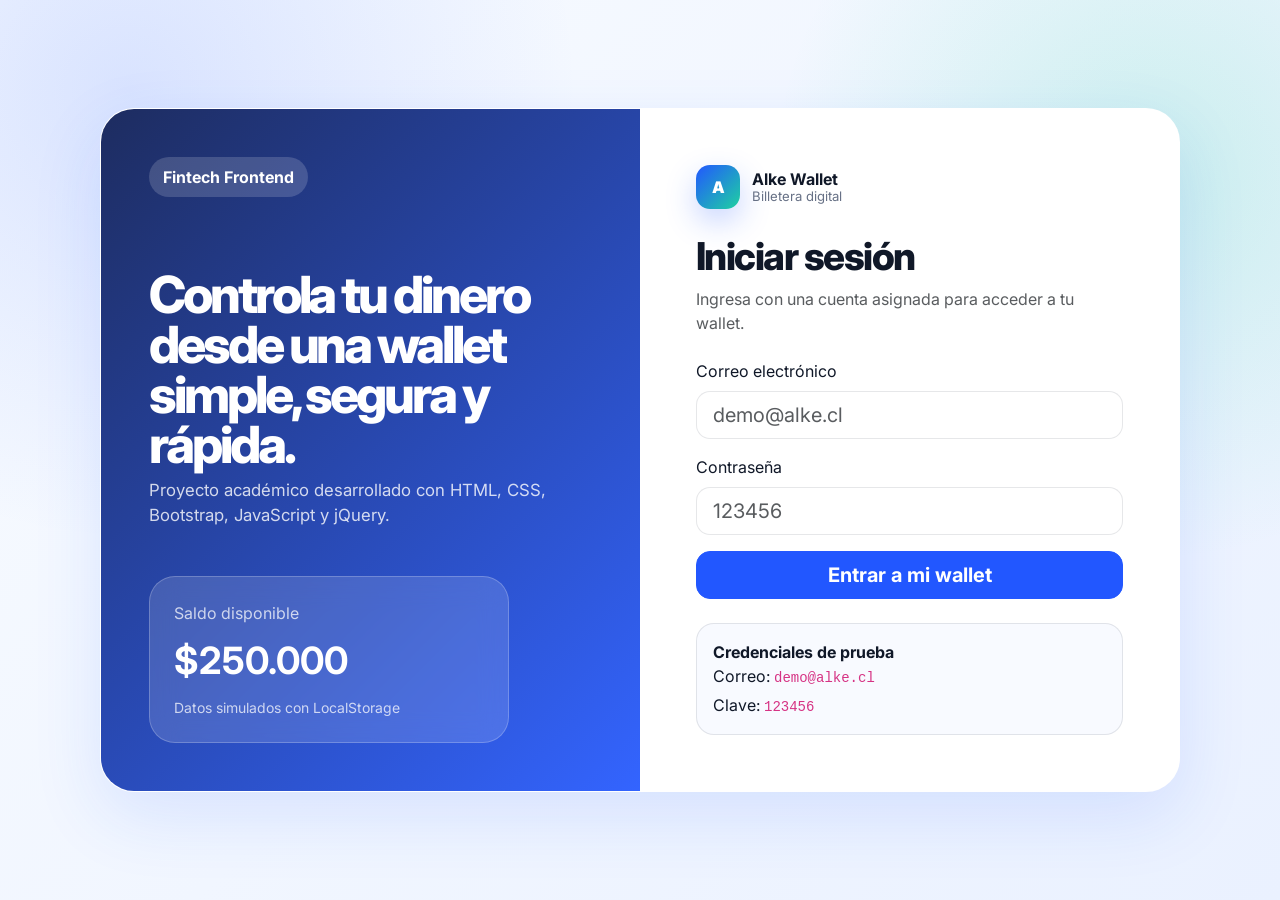
<file: index.html>
<!doctype html>
<html lang="es">
<head>
  <meta charset="utf-8">
  <meta name="viewport" content="width=device-width, initial-scale=1">
  <title>Alke Wallet | Inicio</title>
  <meta http-equiv="refresh" content="0; url=login.html">
  <link rel="stylesheet" href="assets/css/style.css">
</head>
<body class="redirect-page">
  <main class="redirect-card">
    <h1>Alke Wallet</h1>
    <p>Redirigiendo al inicio de sesión...</p>
    <a href="login.html">Entrar ahora</a>
  </main>
  <script>
    window.location.replace('login.html');
  </script>
</body>
</html>
</file>
<file: assets/css/style.css>
:root {
  --alke-primary: #2257ff;
  --alke-primary-dark: #173bb0;
  --alke-ink: #101828;
  --alke-muted: #667085;
  --alke-bg: #eef4ff;
  --alke-card: #ffffff;
  --alke-border: rgba(16, 24, 40, 0.10);
  --alke-success: #107c41;
  --alke-danger: #c92a2a;
  --alke-warning: #b7791f;
  --alke-shadow: 0 24px 70px rgba(34, 87, 255, 0.12);
}

* {
  box-sizing: border-box;
}

body {
  font-family: "Inter", system-ui, -apple-system, BlinkMacSystemFont, "Segoe UI", sans-serif;
  color: var(--alke-ink);
}

a {
  text-decoration: none;
}

.btn-primary {
  --bs-btn-bg: var(--alke-primary);
  --bs-btn-border-color: var(--alke-primary);
  --bs-btn-hover-bg: var(--alke-primary-dark);
  --bs-btn-hover-border-color: var(--alke-primary-dark);
  --bs-btn-active-bg: var(--alke-primary-dark);
  --bs-btn-active-border-color: var(--alke-primary-dark);
  border-radius: 14px;
  font-weight: 700;
}

.btn-dark,
.btn-outline-primary,
.btn-outline-secondary,
.btn-outline-light {
  border-radius: 14px;
  font-weight: 700;
}

.form-control,
.form-select {
  border-radius: 14px;
  border-color: var(--alke-border);
}

.form-control:focus,
.form-select:focus {
  border-color: rgba(34, 87, 255, 0.6);
  box-shadow: 0 0 0 0.25rem rgba(34, 87, 255, 0.14);
}

.auth-body {
  min-height: 100vh;
  background:
    radial-gradient(circle at 10% 10%, rgba(34, 87, 255, 0.14), transparent 32%),
    radial-gradient(circle at 90% 20%, rgba(30, 209, 161, 0.18), transparent 28%),
    linear-gradient(135deg, #f8fbff 0%, #eaf1ff 100%);
}

.auth-shell {
  max-width: 1080px;
  overflow: hidden;
  border-radius: 34px;
  background: var(--alke-card);
  box-shadow: var(--alke-shadow);
  border: 1px solid rgba(255, 255, 255, 0.6);
}

.auth-hero {
  min-height: 640px;
  padding: 48px;
  color: #fff;
  background:
    linear-gradient(135deg, rgba(10, 26, 82, 0.92), rgba(34, 87, 255, 0.92)),
    radial-gradient(circle at 20% 20%, rgba(255,255,255,0.22), transparent 30%);
}

.auth-hero h1 {
  margin-top: 72px;
  font-size: clamp(2.4rem, 4vw, 4.2rem);
  line-height: 0.98;
  letter-spacing: -0.06em;
  font-weight: 800;
}

.auth-hero p {
  max-width: 430px;
  color: rgba(255,255,255,0.8);
  font-size: 1.05rem;
}

.brand-badge {
  display: inline-flex;
  width: fit-content;
  padding: 8px 14px;
  border-radius: 999px;
  background: rgba(255,255,255,0.16);
  color: #fff;
  font-weight: 700;
}

.hero-card {
  width: min(100%, 360px);
  padding: 24px;
  border-radius: 26px;
  background: rgba(255,255,255,0.14);
  border: 1px solid rgba(255,255,255,0.22);
  backdrop-filter: blur(14px);
}

.hero-card span,
.hero-card small {
  display: block;
  color: rgba(255,255,255,0.74);
}

.hero-card strong {
  display: block;
  margin: 8px 0;
  font-size: 2.35rem;
}

.auth-form-wrap {
  padding: clamp(28px, 6vw, 56px);
}

.auth-form-wrap h2 {
  font-size: clamp(2rem, 3vw, 2.7rem);
  font-weight: 800;
  letter-spacing: -0.04em;
}

.brand {
  display: inline-flex;
  gap: 12px;
  align-items: center;
  color: inherit;
}

.brand:hover {
  color: inherit;
}

.brand-logo {
  display: inline-grid;
  width: 44px;
  height: 44px;
  place-items: center;
  border-radius: 14px;
  color: #fff;
  background: linear-gradient(135deg, var(--alke-primary), #1ed1a1);
  font-weight: 900;
  box-shadow: 0 12px 30px rgba(34, 87, 255, 0.25);
}

.brand strong,
.brand span,
.brand small {
  display: block;
  line-height: 1.1;
}

.brand span,
.brand small {
  color: var(--alke-muted);
  font-size: 0.82rem;
}

.demo-box {
  padding: 16px;
  border-radius: 18px;
  background: #f8faff;
  border: 1px solid var(--alke-border);
}

.app-body {
  min-height: 100vh;
  background:
    radial-gradient(circle at top left, rgba(34, 87, 255, 0.08), transparent 34%),
    var(--alke-bg);
}

.app-navbar {
  color: #fff;
  background: rgba(10, 26, 82, 0.95);
  backdrop-filter: blur(10px);
  box-shadow: 0 14px 34px rgba(16, 24, 40, 0.18);
}

.app-navbar .brand,
.app-navbar .nav-link,
.app-navbar .navbar-brand {
  color: #fff;
}

.app-navbar .brand span small {
  color: rgba(255,255,255,0.7);
}

.app-navbar .nav-link {
  border-radius: 12px;
  font-weight: 700;
  color: rgba(255,255,255,0.74);
}

.app-navbar .nav-link:hover,
.app-navbar .nav-link.active {
  color: #fff;
  background: rgba(255,255,255,0.12);
}

.navbar-toggler {
  border: 0;
  background: rgba(255,255,255,0.12);
}

.navbar-toggler:focus {
  box-shadow: 0 0 0 .18rem rgba(255,255,255,0.25);
}

.navbar-toggler-icon {
  filter: invert(1);
}

.welcome-panel,
.page-header {
  display: flex;
  gap: 24px;
  align-items: stretch;
  justify-content: space-between;
  padding: clamp(24px, 4vw, 40px);
  border-radius: 30px;
  color: #fff;
  background:
    linear-gradient(135deg, rgba(10, 26, 82, 0.96), rgba(34, 87, 255, 0.94)),
    radial-gradient(circle at top right, rgba(255,255,255,0.24), transparent 32%);
  box-shadow: var(--alke-shadow);
}

.welcome-panel h1,
.page-header h1 {
  font-weight: 800;
  letter-spacing: -0.04em;
}

.welcome-panel p,
.page-header p {
  max-width: 720px;
  color: rgba(255,255,255,0.78);
}

.eyebrow {
  margin-bottom: 6px;
  text-transform: uppercase;
  font-size: 0.78rem;
  letter-spacing: 0.12em;
  font-weight: 800;
  color: rgba(255,255,255,0.72) !important;
}

.wallet-balance-card,
.mini-balance {
  min-width: 260px;
  padding: 22px;
  border-radius: 24px;
  background: rgba(255,255,255,0.14);
  border: 1px solid rgba(255,255,255,0.22);
}

.wallet-balance-card span,
.wallet-balance-card small,
.mini-balance span {
  display: block;
  color: rgba(255,255,255,0.74);
}

.wallet-balance-card strong,
.mini-balance strong {
  display: block;
  margin: 6px 0;
  font-size: clamp(1.75rem, 4vw, 2.5rem);
}

.action-card,
.panel {
  display: block;
  height: 100%;
  padding: 24px;
  border-radius: 26px;
  background: var(--alke-card);
  border: 1px solid rgba(255,255,255,0.72);
  box-shadow: 0 16px 40px rgba(16, 24, 40, 0.08);
}

.action-card {
  color: var(--alke-ink);
  transition: transform .2s ease, box-shadow .2s ease;
}

.action-card:hover {
  color: var(--alke-ink);
  transform: translateY(-4px);
  box-shadow: 0 20px 50px rgba(34, 87, 255, 0.14);
}

.action-card strong,
.action-card small {
  display: block;
}

.action-card small {
  margin-top: 6px;
  color: var(--alke-muted);
}

.action-icon {
  display: inline-grid;
  width: 48px;
  height: 48px;
  place-items: center;
  margin-bottom: 16px;
  border-radius: 16px;
  color: #fff;
  background: linear-gradient(135deg, var(--alke-primary), #1ed1a1);
  font-size: 1.55rem;
  font-weight: 900;
}

.section-title {
  font-size: 1.25rem;
  font-weight: 800;
  letter-spacing: -0.03em;
}

.small-link {
  color: var(--alke-primary);
  font-weight: 800;
}

.transaction-list {
  display: grid;
  gap: 12px;
}

.transaction-item {
  display: flex;
  align-items: center;
  justify-content: space-between;
  gap: 16px;
  padding: 16px;
  border-radius: 18px;
  background: #f8faff;
  border: 1px solid var(--alke-border);
}

.transaction-item.compact {
  padding: 14px;
}

.transaction-main strong,
.transaction-main span,
.transaction-main small {
  display: block;
}

.transaction-main span,
.transaction-main small {
  color: var(--alke-muted);
  font-size: 0.9rem;
}

.transaction-amount {
  white-space: nowrap;
  font-weight: 900;
}

.amount-positive {
  color: var(--alke-success);
}

.amount-negative {
  color: var(--alke-danger);
}

.empty-state {
  padding: 24px;
  border: 1px dashed rgba(16, 24, 40, 0.24);
  border-radius: 18px;
  color: var(--alke-muted);
  text-align: center;
}

.summary-item {
  display: flex;
  align-items: center;
  justify-content: space-between;
  gap: 16px;
  padding: 16px 0;
  border-bottom: 1px solid var(--alke-border);
}

.summary-item:last-child {
  border-bottom: 0;
}

.summary-item span {
  color: var(--alke-muted);
}

.summary-item strong {
  text-align: right;
}

.custom-tabs {
  padding: 6px;
  width: fit-content;
  border-radius: 18px;
  background: #f2f5ff;
}

.custom-tabs .nav-link {
  color: var(--alke-muted);
  border-radius: 14px;
  font-weight: 800;
}

.custom-tabs .nav-link.active {
  background: var(--alke-primary);
}

.suggestions {
  position: absolute;
  z-index: 20;
  top: 100%;
  left: 0;
  right: 0;
  margin-top: 6px;
  overflow: hidden;
  border-radius: 18px;
  background: #fff;
  border: 1px solid var(--alke-border);
  box-shadow: 0 20px 45px rgba(16, 24, 40, 0.14);
}

.suggestion-item {
  width: 100%;
  padding: 14px 16px;
  border: 0;
  background: #fff;
  text-align: left;
}

.suggestion-item:hover,
.suggestion-item:focus {
  background: #f2f5ff;
}

.suggestion-item strong,
.suggestion-item small {
  display: block;
}

.suggestion-item small {
  color: var(--alke-muted);
}

.contacts-list {
  display: grid;
  gap: 10px;
}

.contact-card {
  display: flex;
  align-items: center;
  gap: 12px;
  padding: 14px;
  border-radius: 18px;
  background: #f8faff;
  border: 1px solid var(--alke-border);
}

.contact-avatar {
  display: inline-grid;
  width: 42px;
  height: 42px;
  place-items: center;
  flex: 0 0 42px;
  border-radius: 14px;
  color: #fff;
  background: linear-gradient(135deg, #111827, var(--alke-primary));
  font-weight: 900;
}

.contact-card strong,
.contact-card small {
  display: block;
}

.contact-card small {
  color: var(--alke-muted);
}

.contact-form {
  padding: 14px;
  border-radius: 18px;
  background: #f8faff;
  border: 1px solid var(--alke-border);
}

.transaction-table thead th {
  color: var(--alke-muted);
  font-size: 0.82rem;
  text-transform: uppercase;
  letter-spacing: 0.08em;
}

.transaction-table tbody tr {
  border-color: var(--alke-border);
}

.type-badge {
  display: inline-flex;
  padding: 6px 10px;
  border-radius: 999px;
  font-size: 0.8rem;
  font-weight: 800;
}

.type-deposit {
  color: #0f5132;
  background: #d1e7dd;
}

.type-withdraw {
  color: #664d03;
  background: #fff3cd;
}

.type-send {
  color: #842029;
  background: #f8d7da;
}

.redirect-page {
  display: grid;
  min-height: 100vh;
  place-items: center;
  background: var(--alke-bg);
}

.redirect-card {
  padding: 32px;
  border-radius: 24px;
  background: #fff;
  box-shadow: var(--alke-shadow);
  text-align: center;
}

@media (max-width: 991.98px) {
  .welcome-panel,
  .page-header {
    flex-direction: column;
  }

  .wallet-balance-card,
  .mini-balance {
    min-width: 100%;
  }

  .app-navbar .navbar-nav {
    padding-top: 16px;
  }
}

@media (max-width: 575.98px) {
  .auth-shell {
    border-radius: 24px;
  }

  .auth-form-wrap,
  .panel,
  .action-card,
  .welcome-panel,
  .page-header {
    padding: 20px;
  }

  .transaction-item {
    align-items: flex-start;
    flex-direction: column;
  }
}
</file>
